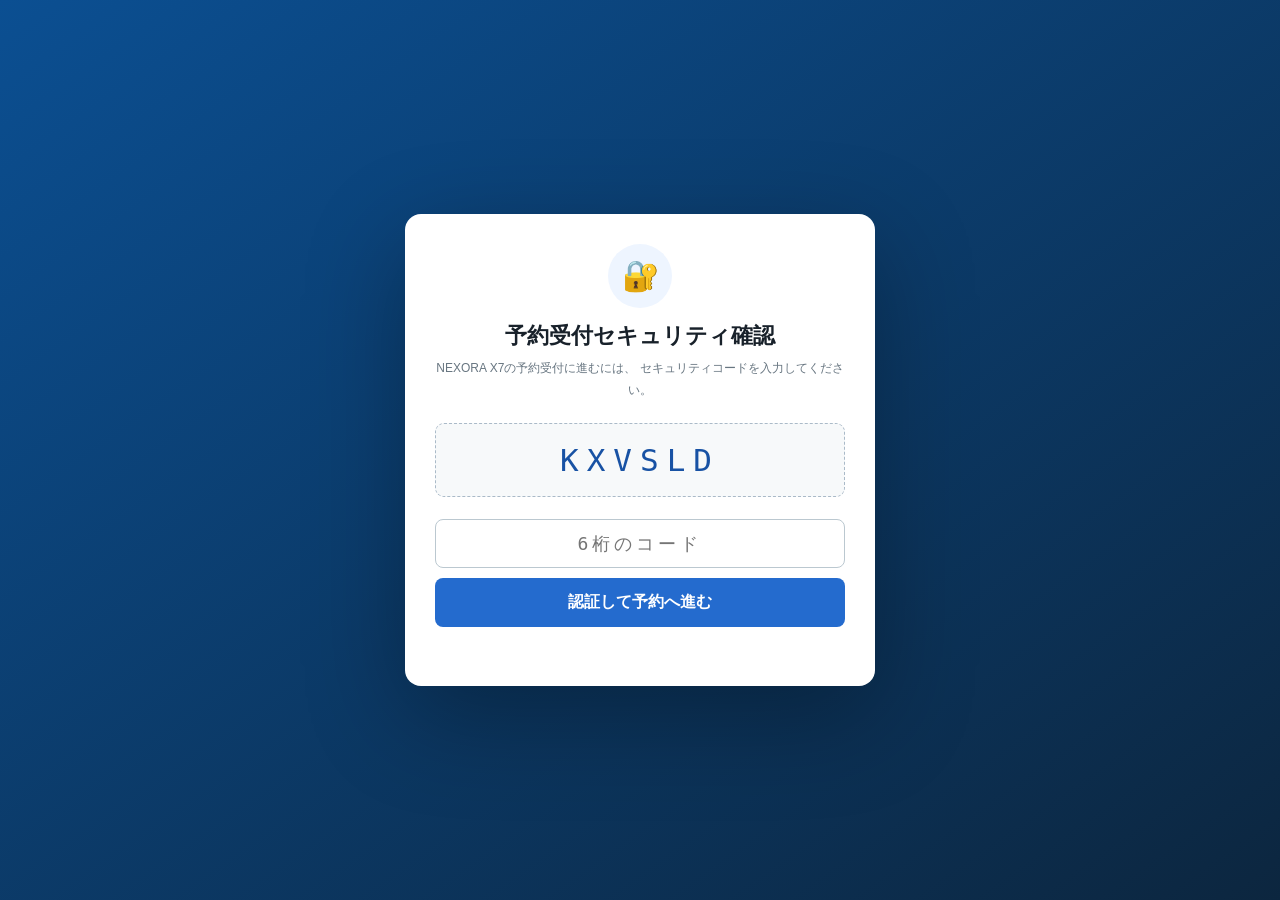
<file: index.html>
<!DOCTYPE html>
<html lang="ja">
<head>
<meta charset="UTF-8">
<meta name="viewport" content="width=device-width, initial-scale=1.0">
<title>NEXORA X7 予約受付</title>

<style>
:root{
    --bg:#f3f5f7;
    --white:#fff;
    --text:#18212a;
    --muted:#687681;
    --line:#d9e0e5;
    --primary:#246bce;
    --primary-dark:#1852a4;
    --light:#eef5ff;
    --green:#168657;
    --red:#d93f52;
    --yellow:#a66a00;
    --shadow:0 8px 30px rgba(20,40,60,.08);
}

*{
    box-sizing:border-box;
}

html,body{
    margin:0;
    padding:0;
}

body{
    background:var(--bg);
    color:var(--text);

    font-family:
        -apple-system,
        BlinkMacSystemFont,
        "Segoe UI",
        "Yu Gothic",
        "Hiragino Kaku Gothic ProN",
        sans-serif;
}

button,
input,
select{
    font:inherit;
}

button{
    cursor:pointer;
}

/* =========================================
   TOP
========================================= */

.topbar{
    background:#fff;
    border-bottom:1px solid var(--line);
    position:sticky;
    top:0;
    z-index:100;
}

.topbar-inner{
    width:min(1150px,94%);
    min-height:68px;
    margin:auto;

    display:flex;
    justify-content:space-between;
    align-items:center;
    gap:20px;
}

.brand{
    display:flex;
    align-items:center;
    gap:12px;
}

.logo{
    width:42px;
    height:42px;
    border-radius:10px;

    display:grid;
    place-items:center;

    color:#fff;
    background:
        linear-gradient(
            135deg,
            #246bce,
            #4c8ff5
        );

    font-size:20px;
    font-weight:900;
}

.brand-title{
    margin:0;
    font-size:18px;
}

.brand-sub{
    display:block;
    color:var(--muted);
    font-size:10px;
    margin-top:2px;
}

.hud{
    display:flex;
    align-items:center;
    gap:18px;
}

.timer-label{
    color:var(--muted);
    font-size:10px;
}

#timer{
    display:inline-block;
    min-width:67px;

    padding:7px 10px;

    text-align:center;

    border-radius:7px;

    background:#edf2f5;

    font-family:monospace;
    font-size:19px;
    font-weight:800;
}

#timer.danger{
    color:var(--red);
    background:#fff0f2;
    animation:blink .55s infinite alternate;
}

.score-hud{
    font-size:12px;
    color:var(--muted);
}

.score-hud strong{
    color:var(--text);
}

@keyframes blink{
    from{opacity:1}
    to{opacity:.45}
}

/* =========================================
   SECURITY
========================================= */

.security{
    position:fixed;
    inset:0;

    z-index:1000;

    display:flex;
    justify-content:center;
    align-items:center;

    padding:20px;

    background:
        linear-gradient(
            145deg,
            #0b4f92,
            #0c263f
        );
}

.security.hidden{
    display:none;
}

.security-card{
    width:min(470px,95vw);

    background:#fff;

    border-radius:16px;

    padding:30px;

    text-align:center;

    box-shadow:
        0 30px 100px rgba(0,0,0,.30);
}

.security-mark{
    width:64px;
    height:64px;

    margin:auto;

    border-radius:50%;

    display:grid;
    place-items:center;

    background:#eef5ff;

    font-size:30px;
}

.security-card h2{
    margin:13px 0 7px;
    font-size:22px;
}

.security-card p{
    color:var(--muted);
    font-size:12px;
    line-height:1.8;
    margin:0;
}

.security-code{
    margin:22px 0;

    padding:18px;

    border:1px dashed #aabac8;
    border-radius:9px;

    background:#f7f9fa;

    color:var(--primary-dark);

    font-family:monospace;

    font-size:31px;
    letter-spacing:8px;
    user-select:none;
}

.security-input{
    width:100%;

    padding:13px;

    text-align:center;

    border:1px solid #bbc8d0;
    border-radius:8px;

    font-family:monospace;
    font-size:18px;
    letter-spacing:4px;

    outline:none;
}

.security-input:focus{
    border-color:var(--primary);
    box-shadow:0 0 0 3px rgba(36,107,206,.1);
}

.security-btn{
    width:100%;

    margin-top:10px;

    padding:14px;

    border:0;
    border-radius:8px;

    background:var(--primary);

    color:white;
    font-weight:700;
}

.security-error{
    min-height:20px;

    margin-top:9px;

    color:var(--red);

    font-size:11px;
}

/* =========================================
   PAGE
========================================= */

.page{
    width:min(1150px,94%);
    margin:25px auto 60px;
}

.breadcrumb{
    color:var(--muted);
    font-size:11px;
    margin-bottom:15px;
}

.grid{
    display:grid;
    grid-template-columns:minmax(0,1fr) 295px;
    gap:20px;
}

@media(max-width:900px){
    .grid{
        grid-template-columns:1fr;
    }
}

/* =========================================
   CARD
========================================= */

.card{
    background:var(--white);

    border:1px solid var(--line);
    border-radius:11px;

    box-shadow:var(--shadow);
}

.product{
    padding:22px 24px;
    border-bottom:1px solid var(--line);
}

.product-flex{
    display:flex;
    justify-content:space-between;
    align-items:center;
    gap:25px;
}

@media(max-width:650px){
    .product-flex{
        flex-direction:column;
        align-items:flex-start;
    }
}

.product-name{
    font-size:27px;
    font-weight:800;
    margin:0;
}

.product-tag{
    display:inline-block;

    margin-top:8px;

    padding:5px 8px;

    background:#eef5ff;
    color:#205cae;

    border-radius:5px;

    font-size:10px;
    font-weight:700;
}

.price{
    text-align:right;
}

.price small{
    display:block;
    color:var(--muted);
    font-size:10px;
}

.price strong{
    font-size:26px;
}

/* =========================================
   STEPS
========================================= */

.steps{
    display:grid;
    grid-template-columns:repeat(6,1fr);

    border-bottom:1px solid var(--line);

    overflow-x:auto;
}

.step{
    min-width:100px;

    padding:13px 8px;

    text-align:center;

    color:#89959d;

    font-size:10px;

    position:relative;
}

.step.active{
    color:var(--primary);
    font-weight:700;
}

.step.done{
    color:var(--green);
}

.step.active::after{
    content:"";

    position:absolute;

    left:0;
    right:0;
    bottom:0;

    height:3px;

    background:var(--primary);
}

/* =========================================
   CONTENT
========================================= */

.content{
    padding:24px;
}

.panel{
    display:none;
}

.panel.active{
    display:block;
}

.title{
    margin:0;
    font-size:20px;
}

.desc{
    color:var(--muted);
    font-size:12px;
    line-height:1.8;
    margin:6px 0 20px;
}

.notice{
    padding:13px 15px;

    border-radius:8px;

    font-size:11px;
    line-height:1.7;

    margin-bottom:16px;
}

.notice.info{
    color:#245675;
    background:#eef7fb;
    border:1px solid #cfe5ef;
}

.notice.warn{
    color:#7a5609;
    background:#fff8e9;
    border:1px solid #ebdbad;
}

/* =========================================
   FORM
========================================= */

.form-grid{
    display:grid;
    grid-template-columns:repeat(2,minmax(0,1fr));
    gap:15px;
}

@media(max-width:650px){
    .form-grid{
        grid-template-columns:1fr;
    }
}

.field label{
    display:block;

    margin-bottom:6px;

    font-size:11px;
    font-weight:700;
}

.req{
    color:var(--red);
    margin-left:3px;
}

.field input,
.field select{
    width:100%;

    padding:11px 12px;

    border:1px solid #c8d2d8;
    border-radius:7px;

    background:#fff;
    color:var(--text);

    outline:none;
}

.field input:focus,
.field select:focus{
    border-color:var(--primary);
    box-shadow:0 0 0 3px rgba(36,107,206,.08);
}

/* =========================================
   PRODUCT OPTIONS
========================================= */

.options{
    display:grid;
    grid-template-columns:repeat(2,minmax(0,1fr));
    gap:11px;
}

@media(max-width:650px){
    .options{
        grid-template-columns:1fr;
    }
}

.option{
    position:relative;

    padding:14px;

    border:1px solid #d1d9de;
    border-radius:8px;

    background:#fff;

    transition:.12s;
}

.option:hover{
    border-color:#9db0bc;
}

.option.selected{
    border-color:var(--primary);
    background:#eef5ff;
}

.option input{
    position:absolute;
    opacity:0;
}

.option strong{
    display:block;
    font-size:13px;
    margin-bottom:4px;
}

.option small{
    display:block;
    color:var(--muted);
    font-size:10px;
    line-height:1.5;
}

/* =========================================
   SHIPPING
========================================= */

.shipping{
    display:grid;
    grid-template-columns:repeat(3,1fr);
    gap:10px;
}

@media(max-width:650px){
    .shipping{
        grid-template-columns:1fr;
    }
}

.shipping-card{
    padding:15px;

    border:1px solid #d0d9df;

    border-radius:8px;

    background:#fff;

    cursor:pointer;
}

.shipping-card.selected{
    border-color:var(--primary);
    background:#eef5ff;
}

.shipping-card strong{
    display:block;
    margin-bottom:4px;
}

.shipping-card small{
    color:var(--muted);
    font-size:10px;
}

/* =========================================
   AGREEMENT
========================================= */

.agreement{
    border:1px solid var(--line);
    border-radius:8px;
    overflow:hidden;
}

.agreement-text{
    height:180px;
    overflow:auto;

    padding:15px;

    background:#f8fafb;

    color:#586772;

    font-size:10px;
    line-height:1.9;
}

.check{
    display:flex;
    gap:8px;

    padding:11px 13px;

    border-top:1px solid var(--line);

    font-size:11px;

    line-height:1.6;
}

.check input{
    margin-top:3px;
    accent-color:var(--primary);
}

/* =========================================
   SUMMARY
========================================= */

.summary{
    border:1px solid var(--line);
    border-radius:8px;
    overflow:hidden;
}

.summary-row{
    display:grid;
    grid-template-columns:150px 1fr;

    border-bottom:1px solid var(--line);
}

.summary-row:last-child{
    border-bottom:0;
}

.summary-label{
    background:#f7f9fa;
    padding:10px 12px;

    color:var(--muted);
    font-size:10px;
}

.summary-value{
    padding:10px 12px;

    font-size:11px;
    font-weight:700;
}

/* =========================================
   BUTTONS
========================================= */

.actions{
    display:flex;
    justify-content:space-between;
    gap:10px;

    margin-top:22px;
}

.btn{
    border:1px solid #c7d1d7;

    border-radius:7px;

    padding:11px 20px;

    background:#fff;

    color:#3d4b54;

    font-size:12px;

    font-weight:700;
}

.btn.primary{
    background:var(--primary);
    border-color:var(--primary);
    color:#fff;
}

.btn.primary:hover{
    background:var(--primary-dark);
}

.btn.success{
    background:var(--green);
    border-color:var(--green);
    color:#fff;
}

.btn:disabled{
    opacity:.45;
    cursor:not-allowed;
}

/* =========================================
   SIDE
========================================= */

.side-card{
    padding:18px;
}

.side-title{
    font-size:12px;
    font-weight:700;
    margin-bottom:14px;
}

.status-row{
    padding:11px 0;

    border-bottom:1px solid #edf0f2;
}

.status-row:last-child{
    border-bottom:0;
}

.status-label{
    color:var(--muted);
    font-size:9px;
}

.status-value{
    margin-top:3px;

    font-size:15px;
    font-weight:800;
}

.inventory{
    color:var(--red);
}

.inventory-bar{
    height:8px;

    background:#edf0f2;

    border-radius:99px;

    overflow:hidden;

    margin-top:7px;
}

.inventory-inner{
    height:100%;

    width:93%;

    background:
        linear-gradient(
            90deg,
            #f0bb4b,
            #d94755
        );
}

/* =========================================
   ACTIVITY
========================================= */

.activity{
    max-height:300px;
    overflow:auto;
}

.activity-item{
    padding:7px 0;

    border-bottom:1px solid #edf0f2;

    color:#73808a;

    font-family:monospace;

    font-size:9px;

    line-height:1.5;
}

.activity-item.good{
    color:var(--green);
}

.activity-item.alert{
    color:var(--red);
}

/* =========================================
   RUSH ALERT
========================================= */

.rush{
    position:fixed;

    top:82px;
    left:50%;

    width:min(650px,93vw);

    transform:
        translate(-50%,-25px);

    opacity:0;
    pointer-events:none;

    z-index:700;

    padding:15px 18px;

    display:flex;
    gap:12px;
    align-items:flex-start;

    background:#fff4f5;

    border:
        1px solid #e8a5b0;

    border-left:
        5px solid var(--red);

    border-radius:9px;

    box-shadow:
        0 15px 45px rgba(80,20,30,.17);

    transition:.25s;
}

.rush.show{
    opacity:1;

    transform:
        translate(-50%,0);
}

.rush-icon{
    font-size:25px;
}

.rush strong{
    color:#9b2939;
    font-size:13px;
}

.rush p{
    margin:4px 0 0;

    color:#77414a;

    font-size:10px;
    line-height:1.6;
}

/* =========================================
   RESULT
========================================= */

.modal{
    position:fixed;
    inset:0;

    z-index:1300;

    display:none;

    justify-content:center;
    align-items:center;

    padding:20px;

    background:rgba(10,18,25,.72);
}

.modal.show{
    display:flex;
}

.result{
    width:min(620px,95vw);
    max-height:90vh;
    overflow:auto;

    background:#fff;

    border-radius:14px;

    padding:28px;

    box-shadow:
        0 30px 100px rgba(0,0,0,.3);
}

.result-head{
    text-align:center;
}

.result-icon{
    width:62px;
    height:62px;

    margin:auto;

    display:grid;
    place-items:center;

    border-radius:50%;

    font-size:30px;
}

.result-icon.success{
    background:#edf9f3;
    color:var(--green);
}

.result-icon.fail{
    background:#fff0f2;
    color:var(--red);
}

.result-head h2{
    margin:13px 0 7px;
}

.result-head p{
    margin:0;

    color:var(--muted);

    font-size:11px;

    line-height:1.7;
}

.final-score-box{
    margin:20px 0;

    padding:19px;

    border-radius:9px;

    text-align:center;

    background:#f5f8fa;
}

.final-score-label{
    color:var(--muted);

    font-size:9px;

    letter-spacing:2px;
}

.final-score{
    color:var(--primary);

    font-size:46px;

    font-weight:900;
}

.result-table{
    border:1px solid var(--line);
    border-radius:8px;

    overflow:hidden;
}

.result-line{
    display:flex;
    justify-content:space-between;
    gap:15px;

    padding:10px 12px;

    border-bottom:1px solid var(--line);

    font-size:10px;
}

.result-line:last-child{
    border-bottom:0;
}

.result-line span:first-child{
    color:var(--muted);
}

.result-line span:last-child{
    font-weight:700;
    text-align:right;
}

.result-buttons{
    display:flex;
    gap:10px;

    margin-top:20px;
}

.result-buttons .btn{
    flex:1;
}

/* =========================================
   SHAKE
========================================= */

.shake{
    animation:shake .35s;
}

@keyframes shake{
    0%{transform:translateX(0)}
    25%{transform:translateX(-8px)}
    50%{transform:translateX(8px)}
    75%{transform:translateX(-4px)}
    100%{transform:translateX(0)}
}

footer{
    text-align:center;

    color:#83909a;

    font-size:9px;

    padding:0 20px 35px;
}
</style>
</head>


<body>


<!-- =====================================================
     SECURITY
====================================================== -->

<div class="security" id="security">

    <div class="security-card">

        <div class="security-mark">
            🔐
        </div>

        <h2>
            予約受付セキュリティ確認
        </h2>

        <p>
            NEXORA X7の予約受付に進むには、
            セキュリティコードを入力してください。
        </p>

        <div
            class="security-code"
            id="securityCode"
        >
            ------
        </div>

        <input
            id="securityInput"
            class="security-input"
            maxlength="6"
            autocomplete="off"
            placeholder="6桁のコード"
        >

        <button
            class="security-btn"
            id="securityBtn"
        >
            認証して予約へ進む
        </button>

        <div
            class="security-error"
            id="securityError"
        ></div>

    </div>

</div>


<!-- =====================================================
     RUSH
====================================================== -->

<div
    class="rush"
    id="rush"
>

    <div class="rush-icon">
        🚨
    </div>

    <div>

        <strong>
            現在、NEXORA X7の予約が殺到しています
        </strong>

        <p id="rushText">
            他の利用者による予約操作が急増しています。
            予約枠の変動にご注意ください。
        </p>

    </div>

</div>


<!-- =====================================================
     HEADER
====================================================== -->

<header class="topbar">

    <div class="topbar-inner">

        <div class="brand">

            <div class="logo">
                N
            </div>

            <div>

                <h1 class="brand-title">
                    NOVA STORE
                </h1>

                <span class="brand-sub">
                    ゲーム機予約受付
                </span>

            </div>

        </div>


        <div class="hud">

            <div>

                <div class="timer-label">
                    制限時間
                </div>

                <div id="timer">
                    01:00
                </div>

            </div>


            <div class="score-hud">

                SCORE:
                <strong id="score">
                    0
                </strong>

            </div>

        </div>

    </div>

</header>


<!-- =====================================================
     MAIN
====================================================== -->

<main class="page">

    <div class="breadcrumb">
        NOVA STORE ＞ 新商品 ＞ NEXORA X7 ＞ 予約
    </div>


    <div class="grid">


        <!-- =================================================
             MAIN CARD
        ================================================== -->

        <section class="card">

            <div class="product">

                <div class="product-flex">

                    <div>

                        <h2 class="product-name">
                            NEXORA X7
                        </h2>

                        <span class="product-tag">
                            2026年 最新モデル
                        </span>

                    </div>


                    <div class="price">

                        <small>
                            メーカー希望価格
                        </small>

                        <strong>
                            ¥59,800
                        </strong>

                    </div>

                </div>

            </div>


            <!-- STEPS -->

            <div class="steps">

                <div
                    class="step active"
                    data-step="0"
                >
                    購入者情報
                </div>

                <div
                    class="step"
                    data-step="1"
                >
                    本体
                </div>

                <div
                    class="step"
                    data-step="2"
                >
                    周辺機器
                </div>

                <div
                    class="step"
                    data-step="3"
                >
                    お届け
                </div>

                <div
                    class="step"
                    data-step="4"
                >
                    お支払い
                </div>

                <div
                    class="step"
                    data-step="5"
                >
                    確認・同意
                </div>

            </div>


            <div class="content">


                <!-- =================================================
                     STEP 0
                ================================================== -->

                <section
                    class="panel active"
                    data-panel="0"
                >

                    <h3 class="title">
                        購入者情報
                    </h3>

                    <p class="desc">
                        予約者の情報を入力してください。
                    </p>

                    <div class="notice info">

                        ※これはゲーム用の架空の予約システムです。
                        実際の注文・決済・配送は行われません。

                    </div>


                    <div class="form-grid">

                        <div class="field">

                            <label>
                                姓<span class="req">*</span>
                            </label>

                            <input
                                id="lastName"
                                placeholder="山田"
                            >

                        </div>


                        <div class="field">

                            <label>
                                名<span class="req">*</span>
                            </label>

                            <input
                                id="firstName"
                                placeholder="太郎"
                            >

                        </div>


                        <div class="field">

                            <label>
                                メールアドレス<span class="req">*</span>
                            </label>

                            <input
                                id="email"
                                type="email"
                                placeholder="example@example.com"
                            >

                        </div>


                        <div class="field">

                            <label>
                                電話番号<span class="req">*</span>
                            </label>

                            <input
                                id="phone"
                                placeholder="090-0000-0000"
                            >

                        </div>


                        <div class="field">

                            <label>
                                購入目的
                            </label>

                            <select id="purpose">

                                <option>自分用</option>
                                <option>家族用</option>
                                <option>プレゼント</option>
                                <option>コレクション</option>

                            </select>

                        </div>


                        <div class="field">

                            <label>
                                ゲーム経験
                            </label>

                            <select id="experience">

                                <option>初心者</option>
                                <option>少し経験あり</option>
                                <option>普通</option>
                                <option>かなり遊ぶ</option>
                                <option>コアゲーマー</option>

                            </select>

                        </div>

                    </div>


                    <div class="actions">

                        <div></div>

                        <button
                            class="btn primary"
                            onclick="nextStep()"
                        >
                            次へ
                        </button>

                    </div>

                </section>


                <!-- =================================================
                     STEP 1
                ================================================== -->

                <section
                    class="panel"
                    data-panel="1"
                >

                    <h3 class="title">
                        NEXORA X7 本体を選択
                    </h3>

                    <p class="desc">
                        本体モデル、カラー、ストレージを選択してください。
                    </p>


                    <div class="field">

                        <label>
                            本体モデル<span class="req">*</span>
                        </label>

                    </div>


                    <div class="options">

                        <label class="option">

                            <input
                                type="radio"
                                name="model"
                                value="NEXORA X7"
                            >

                            <strong>
                                NEXORA X7
                            </strong>

                            <small>
                                標準モデル / ¥59,800
                            </small>

                        </label>


                        <label class="option">

                            <input
                                type="radio"
                                name="model"
                                value="NEXORA X7 Pro"
                            >

                            <strong>
                                NEXORA X7 Pro
                            </strong>

                            <small>
                                高性能モデル / ¥69,800
                            </small>

                        </label>

                    </div>


                    <div class="field" style="margin-top:20px">

                        <label>
                            本体カラー
                        </label>

                        <select id="color">

                            <option>ホワイト</option>
                            <option>ブラック</option>
                            <option>ブルー</option>
                            <option>シルバー</option>
                            <option>レッド</option>

                        </select>

                    </div>


                    <div class="field" style="margin-top:15px">

                        <label>
                            ストレージ
                        </label>

                        <select id="storage">

                            <option>1TB</option>
                            <option>2TB</option>
                            <option>4TB</option>

                        </select>

                    </div>


                    <div class="actions">

                        <button
                            class="btn"
                            onclick="prevStep()"
                        >
                            戻る
                        </button>

                        <button
                            class="btn primary"
                            onclick="nextStep()"
                        >
                            周辺機器へ
                        </button>

                    </div>

                </section>


                <!-- =================================================
                     STEP 2
                ================================================== -->

                <section
                    class="panel"
                    data-panel="2"
                >

                    <h3 class="title">
                        周辺機器・セット
                    </h3>

                    <p class="desc">
                        必要な商品を選択してください。
                    </p>


                    <div class="options">

                        <label class="option">

                            <input
                                type="checkbox"
                                class="addon"
                                value="追加コントローラー"
                            >

                            <strong>
                                追加コントローラー
                            </strong>

                            <small>
                                ¥8,980
                            </small>

                        </label>


                        <label class="option">

                            <input
                                type="checkbox"
                                class="addon"
                                value="専用ヘッドセット"
                            >

                            <strong>
                                専用ヘッドセット
                            </strong>

                            <small>
                                ¥12,800
                            </small>

                        </label>


                        <label class="option">

                            <input
                                type="checkbox"
                                class="addon"
                                value="充電スタンド"
                            >

                            <strong>
                                充電スタンド
                            </strong>

                            <small>
                                ¥5,980
                            </small>

                        </label>


                        <label class="option">

                            <input
                                type="checkbox"
                                class="addon"
                                value="専用ケース"
                            >

                            <strong>
                                専用トラベルケース
                            </strong>

                            <small>
                                ¥4,980
                            </small>

                        </label>

                    </div>


                    <div
                        class="notice warn"
                        style="margin-top:18px"
                    >

                        人気商品のため、
                        周辺機器を選択している間にも
                        本体在庫が変動する場合があります。

                    </div>


                    <div class="actions">

                        <button
                            class="btn"
                            onclick="prevStep()"
                        >
                            戻る
                        </button>

                        <button
                            class="btn primary"
                            onclick="nextStep()"
                        >
                            お届け方法へ
                        </button>

                    </div>

                </section>


                <!-- =================================================
                     STEP 3
                ================================================== -->

                <section
                    class="panel"
                    data-panel="3"
                >

                    <h3 class="title">
                        お届け方法
                    </h3>

                    <p class="desc">
                        配送方法とお届け時間を選択してください。
                    </p>


                    <div class="shipping">

                        <div
                            class="shipping-card selected"
                            data-shipping="通常配送"
                        >

                            <strong>
                                通常配送
                            </strong>

                            <small>
                                無料 / 3〜5日
                            </small>

                        </div>


                        <div
                            class="shipping-card"
                            data-shipping="お急ぎ便"
                        >

                            <strong>
                                お急ぎ便
                            </strong>

                            <small>
                                ¥980 / 1〜2日
                            </small>

                        </div>


                        <div
                            class="shipping-card"
                            data-shipping="店舗受取"
                        >

                            <strong>
                                店舗受取
                            </strong>

                            <small>
                                無料 / 発売日
                            </small>

                        </div>

                    </div>


                    <div class="form-grid"
                         style="margin-top:18px">

                        <div class="field">

                            <label>
                                希望お届け時間
                            </label>

                            <select id="deliveryTime">

                                <option>指定なし</option>
                                <option>午前中</option>
                                <option>14:00〜16:00</option>
                                <option>16:00〜18:00</option>
                                <option>18:00〜20:00</option>
                                <option>19:00〜21:00</option>

                            </select>

                        </div>


                        <div class="field">

                            <label>
                                配送メモ
                            </label>

                            <input
                                id="deliveryMemo"
                                placeholder="任意"
                            >

                        </div>

                    </div>


                    <div class="actions">

                        <button
                            class="btn"
                            onclick="prevStep()"
                        >
                            戻る
                        </button>

                        <button
                            class="btn primary"
                            onclick="nextStep()"
                        >
                            支払い方法へ
                        </button>

                    </div>

                </section>


                <!-- =================================================
                     STEP 4
                ================================================== -->

                <section
                    class="panel"
                    data-panel="4"
                >

                    <h3 class="title">
                        お支払い方法
                    </h3>

                    <p class="desc">
                        支払い方法を選択してください。
                    </p>


                    <div class="options">

                        <label class="option">

                            <input
                                type="radio"
                                name="payment"
                                value="クレジットカード"
                            >

                            <strong>
                                クレジットカード
                            </strong>

                            <small>
                                VISA / Mastercard / JCB等
                            </small>

                        </label>


                        <label class="option">

                            <input
                                type="radio"
                                name="payment"
                                value="コンビニ払い"
                            >

                            <strong>
                                コンビニ払い
                            </strong>

                            <small>
                                発行された番号を使用
                            </small>

                        </label>


                        <label class="option">

                            <input
                                type="radio"
                                name="payment"
                                value="電子マネー"
                            >

                            <strong>
                                電子マネー
                            </strong>

                            <small>
                                対応サービスから選択
                            </small>

                        </label>


                        <label class="option">

                            <input
                                type="radio"
                                name="payment"
                                value="店舗決済"
                            >

                            <strong>
                                店舗決済
                            </strong>

                            <small>
                                店舗受取時に支払い
                            </small>

                        </label>

                    </div>


                    <div class="field"
                         style="margin-top:18px">

                        <label>
                            電子マネーの種類
                        </label>

                        <select id="wallet">

                            <option>選択しない</option>
                            <option>NOVA Pay</option>
                            <option>QuickPay</option>
                            <option>Game Wallet</option>

                        </select>

                    </div>


                    <div class="actions">

                        <button
                            class="btn"
                            onclick="prevStep()"
                        >
                            戻る
                        </button>

                        <button
                            class="btn primary"
                            onclick="nextStep()"
                        >
                            確認画面へ
                        </button>

                    </div>

                </section>


                <!-- =================================================
                     STEP 5
                ================================================== -->

                <section
                    class="panel"
                    data-panel="5"
                >

                    <h3 class="title">
                        最終確認・同意
                    </h3>

                    <p class="desc">
                        予約内容を確認し、すべての項目に同意してください。
                    </p>


                    <div
                        class="summary"
                        id="summary"
                    ></div>


                    <div
                        class="agreement"
                        style="margin-top:18px"
                    >

                        <div class="agreement-text">

                            <strong>
                                NEXORA X7 予約サービス利用規約
                            </strong>

                            <br><br>

                            本サービスはゲームとして作成された
                            架空の予約システムです。

                            <br><br>

                            実際の商品購入、決済、配送、
                            在庫確保は行われません。

                            <br><br>

                            予約受付中はアクセス集中により
                            予約枠がなくなる場合があります。

                            <br><br>

                            最終確定ボタンを押した時点で
                            予約結果をゲーム内で判定します。

                            <br><br>

                            制限時間終了後はゲームを自動終了します。

                            <br><br>

                            本ゲームで入力した情報は
                            外部へ送信されません。

                        </div>


                        <label class="check">

                            <input
                                type="checkbox"
                                id="agreeTerms"
                            >

                            利用規約を確認しました。

                        </label>


                        <label class="check">

                            <input
                                type="checkbox"
                                id="agreeReservation"
                            >

                            予約内容を確認しました。

                        </label>


                        <label class="check">

                            <input
                                type="checkbox"
                                id="agreeFake"
                            >

                            この予約がゲーム内の架空予約であることを確認しました。

                        </label>


                        <label class="check">

                            <input
                                type="checkbox"
                                id="agreeTime"
                            >

                            制限時間について確認しました。

                        </label>

                    </div>


                    <div
                        class="notice warn"
                        style="margin-top:15px"
                    >

                        予約確定後は最終確認を行います。
                        在庫が残っていて、入力内容に問題がなければ予約が確定します。

                    </div>


                    <div class="actions">

                        <button
                            class="btn"
                            onclick="prevStep()"
                        >
                            戻る
                        </button>

                        <button
                            class="btn success"
                            id="finalButton"
                            onclick="finalizeReservation()"
                        >
                            予約を確定する
                        </button>

                    </div>

                </section>

            </div>

        </section>


        <!-- =================================================
             SIDE
        ================================================== -->

        <aside>

            <div class="card side-card">

                <div class="side-title">
                    NEXORA X7 予約状況
                </div>


                <div class="status-row">

                    <div class="status-label">
                        現在の在庫
                    </div>

                    <div
                        class="status-value inventory"
                        id="stock"
                    >
                        6台
                    </div>

                    <div class="inventory-bar">

                        <div
                            class="inventory-inner"
                            id="stockBar"
                        ></div>

                    </div>

                </div>


                <div class="status-row">

                    <div class="status-label">
                        予約希望者
                    </div>

                    <div
                        class="status-value"
                        id="applicants"
                    >
                        18,421人
                    </div>

                </div>


                <div class="status-row">

                    <div class="status-label">
                        現在の倍率
                    </div>

                    <div
                        class="status-value"
                        id="倍率"
                    >
                        31.7倍
                    </div>

                </div>


                <div class="status-row">

                    <div class="status-label">
                        あなたのスコア
                    </div>

                    <div
                        class="status-value"
                        id="liveScore"
                    >
                        0
                    </div>

                </div>

            </div>


            <div
                class="card side-card"
                style="margin-top:15px"
            >

                <div class="side-title">
                    予約システム通知
                </div>

                <div
                    class="activity"
                    id="activity"
                >

                    <div class="activity-item">
                        [SYSTEM] 予約ページ準備完了
                    </div>

                    <div class="activity-item">
                        [SYSTEM] NEXORA X7 在庫確認
                    </div>

                    <div class="activity-item">
                        [SYSTEM] 予約受付開始
                    </div>

                </div>

            </div>

        </aside>

    </div>

</main>


<footer>
    NOVA STORE / NEXORA X7 予約ゲーム｜
    架空の商品・架空の店舗です
</footer>


<!-- =====================================================
     RESULT MODAL
====================================================== -->

<div
    class="modal"
    id="modal"
>

    <div class="result">

        <div class="result-head">

            <div
                class="result-icon"
                id="resultIcon"
            >
                ✓
            </div>

            <h2 id="resultTitle">
                予約結果
            </h2>

            <p id="resultMessage">
                -
            </p>

        </div>


        <div class="final-score-box">

            <div class="final-score-label">
                YOUR SCORE
            </div>

            <div
                class="final-score"
                id="finalScore"
            >
                0
            </div>

        </div>


        <div
            class="result-table"
            id="resultTable"
        ></div>


        <div class="result-buttons">

            <button
                class="btn primary"
                id="closeResult"
            >
                結果を閉じる
            </button>

            <button
                class="btn"
                id="restart"
            >
                もう一度挑戦
            </button>

        </div>

    </div>

</div>


<script>

/* =========================================================
   SETTINGS
========================================================= */

const GAME_TIME = 60;

let timeLeft = GAME_TIME;

let timer = null;

let started = false;

let finished = false;

let currentStep = 0;

let score = 0;

let mistakes = 0;

let actions = 0;

let rushCount = 0;

let selectedShipping = "通常配送";


/* =========================================================
   SECURITY
========================================================= */

let securityCode = "";

function generateSecurityCode(){

    const chars =
        "ABCDEFGHJKLMNPQRSTUVWXYZ23456789";

    securityCode = "";

    for(let i=0;i<6;i++){

        securityCode +=
            chars[
                Math.floor(
                    Math.random()*chars.length
                )
            ];

    }

    document.getElementById(
        "securityCode"
    ).textContent = securityCode;

}

generateSecurityCode();


document
    .getElementById("securityBtn")
    .addEventListener(
        "click",
        checkSecurity
    );


document
    .getElementById("securityInput")
    .addEventListener(
        "keydown",
        e => {

            if(e.key === "Enter"){
                checkSecurity();
            }

        }
    );


function checkSecurity(){

    const input =
        document.getElementById(
            "securityInput"
        ).value
        .trim()
        .toUpperCase();


    if(input === securityCode){

        document
            .getElementById(
                "security"
            )
            .classList.add("hidden");

        score += 20;

        updateScore();

        addLog(
            "[SECURITY] 認証成功",
            "good"
        );

        startGame();

    }else{

        score =
            Math.max(
                0,
                score - 10
            );

        mistakes++;

        updateScore();

        document.getElementById(
            "securityError"
        ).textContent =
            "セキュリティコードが一致しません。";

        document
            .querySelector(
                ".security-card"
            )
            .classList.add("shake");

        setTimeout(()=>{
            document
                .querySelector(
                    ".security-card"
                )
                .classList.remove("shake");
        },400);

        addLog(
            "[SECURITY] 認証失敗",
            "alert"
        );

    }

}


/* =========================================================
   START
========================================================= */

function startGame(){

    if(started) return;

    started = true;

    updateTimer();

    timer =
        setInterval(()=>{

            if(finished) return;

            timeLeft--;

            updateTimer();

            if(timeLeft === 15){

                showRush(
                    "残り15秒です。急いで予約を完了してください。"
                );

            }


            if(timeLeft <= 0){

                timeLeft = 0;

                updateTimer();

                finishGame("timeout");

            }

        },1000);


    scheduleRush();

    addLog(
        "[SYSTEM] 予約ゲーム開始"
    );

}


/* =========================================================
   TIMER
========================================================= */

function updateTimer(){

    const sec =
        String(
            Math.max(
                0,
                timeLeft
            )
        ).padStart(2,"0");

    document.getElementById(
        "timer"
    ).textContent =
        "00:" + sec;


    if(timeLeft <= 15){

        document
            .getElementById(
                "timer"
            )
            .classList.add("danger");

    }

}


/* =========================================================
   STEP
========================================================= */

function nextStep(){

    if(finished) return;


    if(!validateStep(currentStep)){

        mistakes++;

        updateScore();

        return;

    }


    if(currentStep < 5){

        currentStep++;

        actions++;

        score += 12;

        renderStep();

        updateScore();

        addLog(
            `[USER] STEP ${currentStep+1}へ`
        );


        if(currentStep === 5){

            buildSummary();

        }

    }

}


function prevStep(){

    if(finished) return;

    if(currentStep > 0){

        currentStep--;

        renderStep();

    }

}


function renderStep(){

    document
        .querySelectorAll(
            ".panel"
        )
        .forEach(panel => {

            panel.classList.toggle(
                "active",
                Number(
                    panel.dataset.panel
                ) === currentStep
            );

        });


    document
        .querySelectorAll(
            ".step"
        )
        .forEach(step => {

            const n =
                Number(
                    step.dataset.step
                );

            step.classList.toggle(
                "active",
                n === currentStep
            );

            step.classList.toggle(
                "done",
                n < currentStep
            );

        });

}


/* =========================================================
   FORM VALUE
========================================================= */

function val(id){

    return document
        .getElementById(id)
        .value
        .trim();

}


/* =========================================================
   VALIDATION
========================================================= */

function required(id,label){

    if(!val(id)){

        alert(
            `${label}を入力してください。`
        );

        addLog(
            `[ERROR] ${label}未入力`,
            "alert"
        );

        return false;

    }

    return true;

}


function selectedRadio(name){

    const checked =
        document.querySelector(
            `input[name="${name}"]:checked`
        );

    return checked
        ? checked.value
        : "";

}


function validateStep(step){

    if(step === 0){

        return (
            required("lastName","姓") &&
            required("firstName","名") &&
            required("email","メールアドレス") &&
            required("phone","電話番号")
        );

    }


    if(step === 1){

        if(!selectedRadio("model")){

            alert(
                "本体モデルを選択してください。"
            );

            return false;

        }

        return true;

    }


    if(step === 2){

        return true;

    }


    if(step === 3){

        return true;

    }


    if(step === 4){

        if(!selectedRadio("payment")){

            alert(
                "支払い方法を選択してください。"
            );

            return false;

        }

        return true;

    }


    return true;

}


/* =========================================================
   OPTION UI
========================================================= */

document
    .querySelectorAll(
        ".option input"
    )
    .forEach(input => {

        input.addEventListener(
            "change",
            ()=>{

                const name =
                    input.name;

                if(name){

                    document
                        .querySelectorAll(
                            `.option input[name="${name}"]`
                        )
                        .forEach(other => {

                            other
                                .closest(".option")
                                .classList.remove(
                                    "selected"
                                );

                        });

                }


                input
                    .closest(".option")
                    .classList.toggle(
                        "selected",
                        input.checked
                    );


                actions++;

                score += 3;

                updateScore();

            }
        );

    });


/* =========================================================
   SHIPPING
========================================================= */

document
    .querySelectorAll(
        ".shipping-card"
    )
    .forEach(card=>{

        card.addEventListener(
            "click",
            ()=>{

                document
                    .querySelectorAll(
                        ".shipping-card"
                    )
                    .forEach(
                        el =>
                            el.classList.remove(
                                "selected"
                            )
                    );

                card.classList.add(
                    "selected"
                );

                selectedShipping =
                    card.dataset.shipping;

                actions++;

                score += 5;

                updateScore();

                addLog(
                    `[USER] 配送方法：${selectedShipping}`
                );

            }
        );

    });


/* =========================================================
   SCORE
========================================================= */

function updateScore(){

    score =
        Math.max(
            0,
            Math.round(score)
        );

    document.getElementById(
        "score"
    ).textContent = score;

    document.getElementById(
        "liveScore"
    ).textContent = score;

}


/* =========================================================
   SUMMARY
========================================================= */

function buildSummary(){

    const addons =
        [
            ...document.querySelectorAll(
                ".addon:checked"
            )
        ]
        .map(
            checkbox =>
                checkbox.value
        );


    const payment =
        selectedRadio(
            "payment"
        );


    const model =
        selectedRadio(
            "model"
        );


    document.getElementById(
        "summary"
    ).innerHTML = `

        ${row(
            "購入者",
            `${val("lastName")} ${val("firstName")}`
        )}

        ${row(
            "メール",
            val("email")
        )}

        ${row(
            "本体",
            model || "未選択"
        )}

        ${row(
            "カラー",
            val("color")
        )}

        ${row(
            "ストレージ",
            val("storage")
        )}

        ${row(
            "周辺機器",
            addons.length
                ? addons.join(" / ")
                : "なし"
        )}

        ${row(
            "配送",
            selectedShipping
        )}

        ${row(
            "時間指定",
            val("deliveryTime")
        )}

        ${row(
            "支払い",
            payment || "未選択"
        )}

    `;

}


function row(label,text){

    return `
        <div class="summary-row">

            <div class="summary-label">
                ${escapeHtml(label)}
            </div>

            <div class="summary-value">
                ${escapeHtml(
                    String(text)
                )}
            </div>

        </div>
    `;

}


/* =========================================================
   FINAL
========================================================= */

function finalizeReservation(){

    if(finished) return;


    const agreements = [
        "agreeTerms",
        "agreeReservation",
        "agreeFake",
        "agreeTime"
    ];


    const allAgreed =
        agreements.every(
            id =>
                document.getElementById(id).checked
        );


    if(!allAgreed){

        alert(
            "すべての同意事項を確認してください。"
        );

        mistakes++;

        updateScore();

        addLog(
            "[ERROR] 同意未完了",
            "alert"
        );

        return;

    }


    const button =
        document.getElementById(
            "finalButton"
        );

    button.disabled = true;

    button.textContent =
        "予約状況を確認しています...";


    addLog(
        "[SYSTEM] 最終在庫確認"
    );


    setTimeout(()=>{

        /*
            不公平なランダム抽選は行わない。
            制限時間内で、かつゲーム内在庫が残っているなら成功。
            予約殺到イベントは未確保の在庫だけを減らす演出です。
        */

        const stockText =
            document.getElementById("stock").textContent;

        const stock =
            parseInt(stockText, 10) || 0;

        if(timeLeft <= 0){

            finishGame(
                "timeout"
            );

        }else if(stock > 0){

            finishGame(
                "success"
            );

        }else{

            finishGame(
                "soldout"
            );

        }

    },1000);

}


/* =========================================================
   RUSH
========================================================= */

let rushTimer = null;

function scheduleRush(){

    if(finished) return;


    rushTimer =
        setTimeout(
            ()=>{

                showRush();

                scheduleRush();

            },

            10000 +
            Math.random()*11000
        );

}


function showRush(message){

    if(finished) return;


    rushCount++;


    const rush =
        document.getElementById(
            "rush"
        );


    document.getElementById(
        "rushText"
    ).textContent =
        message ||
        "他の利用者による予約操作が急増しています。予約枠が変動しています。";


    rush.classList.add(
        "show"
    );


    addLog(
        "[NOTICE] 現在、予約が殺到しています。",
        "alert"
    );


    /*
        在庫減少
    */

    const stockElement =
        document.getElementById(
            "stock"
        );


    let stock =
        parseInt(
            stockElement.textContent
        );


    stock =
        Math.max(
            1,
            stock - 1
        );


    stockElement.textContent =
        stock + "台";


    const percent =
        Math.max(
            8,
            stock * 15
        );


    document.getElementById(
        "stockBar"
    ).style.width =
        percent + "%";


    setTimeout(()=>{

        rush.classList.remove(
            "show"
        );

    },4800);

}


/* =========================================================
   LIVE STATS
========================================================= */

setInterval(()=>{

    if(!started || finished) return;


    const applicants =
        Math.floor(
            15000 +
            Math.random()*90000
        );


    const multiplier =
        (
            25 +
            Math.random()*45 +
            rushCount*4
        ).toFixed(1);


    document.getElementById(
        "applicants"
    ).textContent =
        applicants.toLocaleString()
        + "人";


    document.getElementById(
        "倍率"
    ).textContent =
        multiplier + "倍";

},2200);


/* =========================================================
   FINAL GAME
========================================================= */

function finishGame(result){

    if(finished) return;

    finished = true;

    clearInterval(timer);

    if(rushTimer){
        clearTimeout(rushTimer);
    }


    /*
        残り時間ボーナス
    */

    score +=
        timeLeft * 3;


    /*
        早く進んだボーナス
    */

    if(
        timeLeft >= 35 &&
        currentStep >= 5
    ){

        score += 70;

    }


    /*
        同意ボーナス
    */

    if(
        document.getElementById(
            "agreeTerms"
        ).checked &&
        document.getElementById(
            "agreeReservation"
        ).checked
    ){

        score += 30;

    }


    /*
        操作数ボーナス
    */

    if(actions >= 12){
        score += 30;
    }


    /*
        ミス
    */

    score -=
        mistakes * 12;


    /*
        結果ペナルティ
        SOLD OUTは在庫0というゲーム内イベントのみで発生する。
        予約成功率をランダムに下げる処理は行わない。
    */

    if(result === "timeout"){
        score -= 120;
    }


    score =
        Math.max(
            0,
            Math.round(score)
        );


    updateScore();


    const modal =
        document.getElementById(
            "modal"
        );


    const icon =
        document.getElementById(
            "resultIcon"
        );


    const title =
        document.getElementById(
            "resultTitle"
        );


    const message =
        document.getElementById(
            "resultMessage"
        );


    if(result === "success"){

        icon.className =
            "result-icon success";

        icon.textContent =
            "✓";

        title.textContent =
            "予約受付が完了しました";

        message.textContent =
            "NEXORA X7の予約枠を確保しました。";

        addLog(
            "[SYSTEM] 予約成功",
            "good"
        );

    }


    else if(result === "soldout"){

        icon.className =
            "result-icon fail";

        icon.textContent =
            "×";

        title.textContent =
            "予約できませんでした";

        message.textContent =
            "最終確認中に予約枠がなくなりました。";

        addLog(
            "[SYSTEM] SOLD OUT",
            "alert"
        );

    }


    else{

        icon.className =
            "result-icon fail";

        icon.textContent =
            "⏰";

        title.textContent =
            "時間切れ";

        message.textContent =
            "制限時間内に予約を完了できませんでした。";

        addLog(
            "[SYSTEM] TIME OUT",
            "alert"
        );

    }


    document.getElementById(
        "finalScore"
    ).textContent =
        score;


    buildResult(
        result
    );


    modal.classList.add(
        "show"
    );

}


/* =========================================================
   RESULT
========================================================= */

function buildResult(result){

    const model =
        selectedRadio(
            "model"
        );


    const payment =
        selectedRadio(
            "payment"
        );


    const orderNumber =
        "NX7-" +
        Math.floor(
            100000 +
            Math.random()*900000
        );


    const resultText =
        result === "success"
            ? "予約確定"
            : result === "soldout"
                ? "予約枠消失"
                : "時間切れ";


    document.getElementById(
        "resultTable"
    ).innerHTML = `

        ${resultRow(
            "結果",
            resultText
        )}

        ${resultRow(
            "予約番号",
            result === "success"
                ? orderNumber
                : "発行なし"
        )}

        ${resultRow(
            "商品",
            model || "未選択"
        )}

        ${resultRow(
            "カラー",
            val("color")
        )}

        ${resultRow(
            "ストレージ",
            val("storage")
        )}

        ${resultRow(
            "配送",
            selectedShipping
        )}

        ${resultRow(
            "支払い方法",
            payment || "未選択"
        )}

        ${resultRow(
            "残り時間",
            formatTime(timeLeft)
        )}

        ${resultRow(
            "操作回数",
            actions
        )}

        ${resultRow(
            "ミス回数",
            mistakes
        )}

        ${resultRow(
            "予約殺到",
            rushCount + "回"
        )}

        ${resultRow(
            "最終スコア",
            score + "点"
        )}

    `;

}


function resultRow(label,value){

    return `
        <div class="result-line">

            <span>
                ${escapeHtml(label)}
            </span>

            <span>
                ${escapeHtml(
                    String(value)
                )}
            </span>

        </div>
    `;

}


/* =========================================================
   LOG
========================================================= */

function addLog(text,type=""){

    const box =
        document.getElementById(
            "activity"
        );


    const item =
        document.createElement(
            "div"
        );


    item.className =
        "activity-item " +
        type;


    const time =
        new Date().toLocaleTimeString(
            "ja-JP",
            {
                hour:"2-digit",
                minute:"2-digit",
                second:"2-digit"
            }
        );


    item.textContent =
        `[${time}] ${text}`;


    box.prepend(
        item
    );


    while(
        box.children.length > 25
    ){

        box.removeChild(
            box.lastElementChild
        );

    }

}


/* =========================================================
   FORMAT
========================================================= */

function formatTime(seconds){

    const min =
        Math.floor(
            seconds / 60
        );

    const sec =
        seconds % 60;

    return (
        String(min).padStart(2,"0")
        + ":"
        +
        String(sec).padStart(2,"0")
    );

}


function escapeHtml(text){

    return text
        .replace(/&/g,"&amp;")
        .replace(/</g,"&lt;")
        .replace(/>/g,"&gt;")
        .replace(/"/g,"&quot;")
        .replace(/'/g,"&#039;");

}


/* =========================================================
   RESULT BUTTONS
========================================================= */

document
    .getElementById(
        "closeResult"
    )
    .addEventListener(
        "click",
        ()=>{
            document
                .getElementById(
                    "modal"
                )
                .classList.remove(
                    "show"
                );
        }
    );


document
    .getElementById(
        "restart"
    )
    .addEventListener(
        "click",
        ()=>{
            location.reload();
        }
    );


/* =========================================================
   INITIAL
========================================================= */

updateTimer();

updateScore();

</script>

</body>
</html>
</file>
